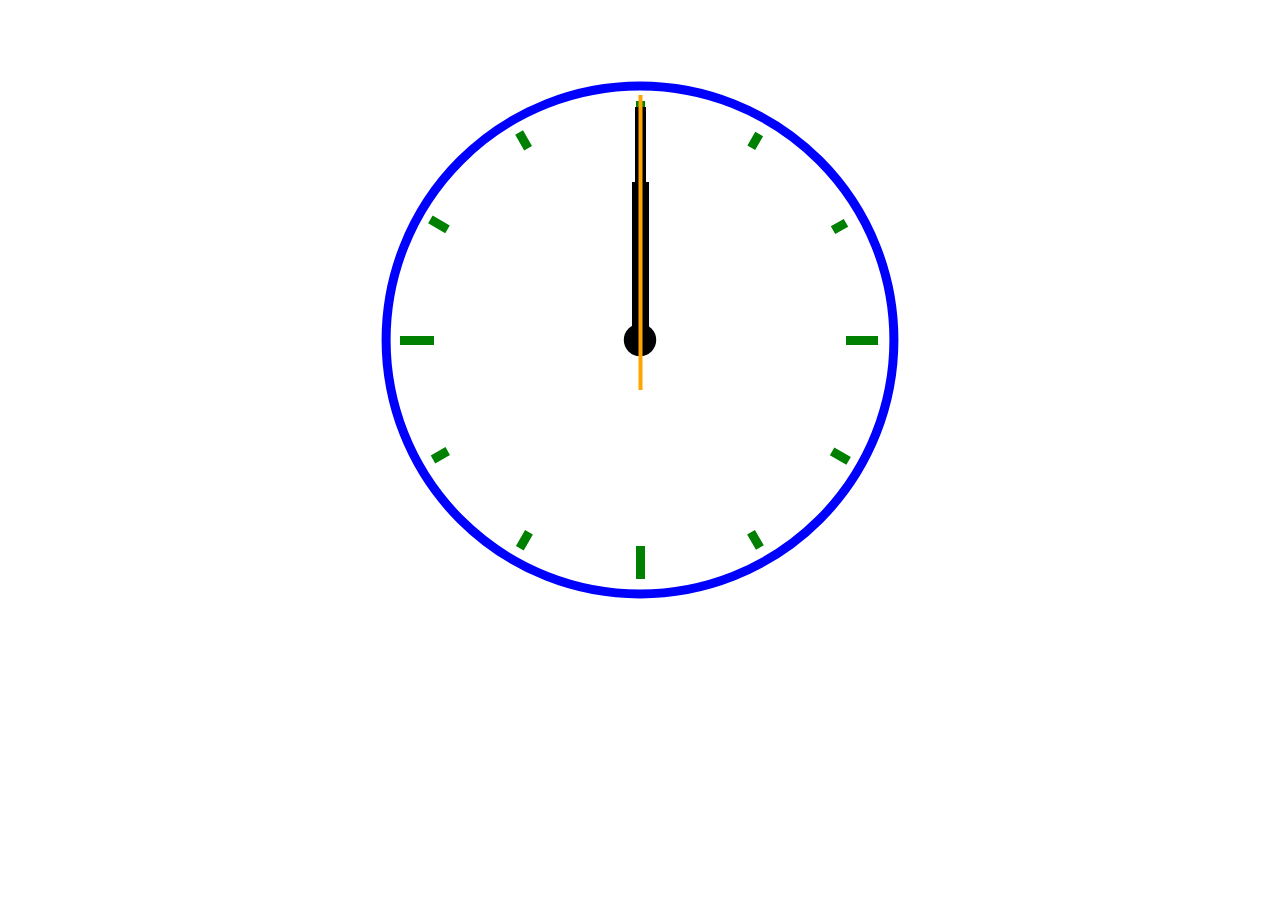
<file: JS_Clocks/index.html>
<!DOCTYPE html>
<html lang="en-US">

<head>
    <meta charset="UTF-8">
    <meta name="viewport" content="width=device-width, initial-scale=1">
    <title>A Digital Analog Clock</title>
    <link rel="stylesheet" href="style.css" type="text/css" media="all">
    <script src="script.js" defer></script>
</head>

<body>
<main class="main">
    <div class="clockbox">
        <svg id="clock" xmlns="http://www.w3.org/2000/svg" width="600" height="600" viewBox="0 0 600 600">
            <g id="face">
                <circle class="circle" cx="300" cy="300" r="253.9"/>
                <path class="hour-marks" d="M300.5 94V61M506 300.5h32M300.5 506v33M94 300.5H60M411.3 107.8l7.9-13.8M493 190.2l13-7.4M492.1 411.4l16.5 9.5M411 492.3l8.9 15.3M189 492.3l-9.2 15.9M107.7 411L93 419.5M107.5 189.3l-17.1-9.9M188.1 108.2l-9-15.6"/>
                <circle class="mid-circle" cx="300" cy="300" r="16.2"/>
            </g>
            <g id="hour">
                <path class="hour-arm" d="M300.5 298V142"/>
                <circle class="sizing-box" cx="300" cy="300" r="253.9"/>
            </g>
            <g id="minute">
                <path class="minute-arm" d="M300.5 298V67"/>
                <circle class="sizing-box" cx="300" cy="300" r="253.9"/>
            </g>
            <g id="second">
                <path class="second-arm" d="M300.5 350V55"/>
                <circle class="sizing-box" cx="300" cy="300" r="253.9"/>
            </g>
        </svg>
    </div><!-- .clockbox -->
</main>

</body>

</html>
</file>
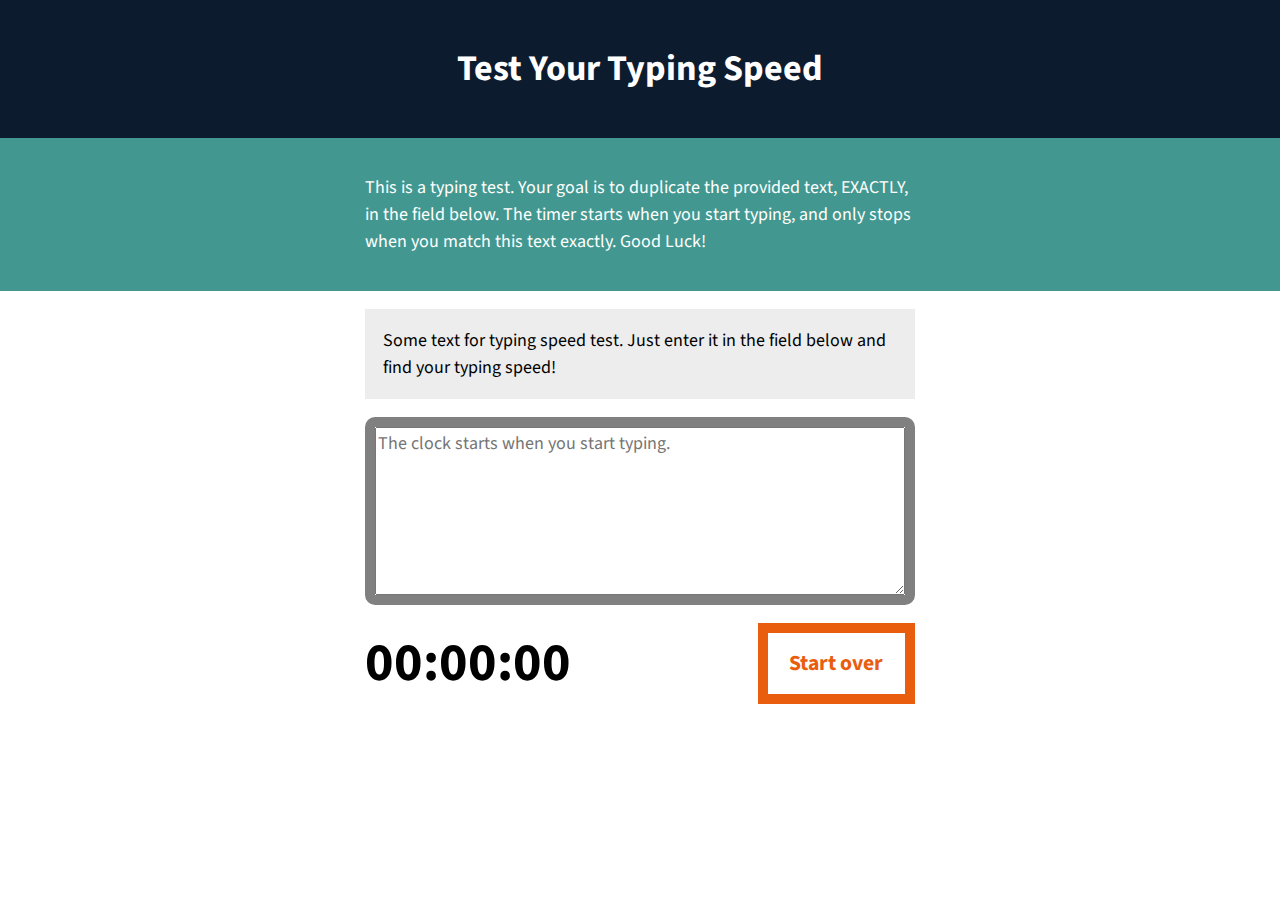
<file: Typing_speed_test/index.html>
<!DOCTYPE html>
<html lang="en-US">

<head>
    <meta charset="UTF-8">
    <meta name="viewport" content="width=device-width, initial-scale=1">
    <title>JS Typing Speed Test</title>
    <script src="script.js" async></script>
    <link rel="stylesheet" href="//fonts.googleapis.com/css?family=Source+Sans+Pro:400,400i,700,700i,900,900i" type="text/css" media="all">
    <link rel="stylesheet" href="style.css">
</head>

<body>
    <header class="masthead">
        <h1>Test Your Typing Speed</h1>
    </header>
    <main class="main">
        <article class="intro">
            <p>This is a typing test. Your goal is to duplicate the provided text, EXACTLY, in the field below. The timer starts when you start typing, and only stops when you match this text exactly. Good Luck!</p>
        </article><!-- .intro -->
        <section class="test-area">
            <div id="origin-text">
                <p>Some text for typing speed test. Just enter it in the field below and find your typing speed!</p>
            </div><!-- #origin-text -->

            <div class="test-wrapper">
                <textarea id="test-area" name="textarea" rows="6" placeholder="The clock starts when you start typing."></textarea>
            </div><!-- .test-wrapper -->

            <div class="meta">
                <section id="clock">
                    <div class="timer">00:00:00</div>
                </section>

                <button id="reset">Start over</button>
            </div><!-- .meta -->
        </section><!-- .test-area -->
    </main>

</body>

</html>
</file>
<file: JS_Clocks/style.css>
/* Layout */
.main {
    display: flex;
    padding: 2em;
    height: 90vh;
    justify-content: center;
    align-items: middle;
}

.clockbox,
#clock {
    width: 100%;
}

/* Clock styles */
.circle {
    fill: none;
    stroke: blue;
    stroke-width: 9;
    stroke-miterlimit: 10;
}

.mid-circle {
    fill: black;
}
.hour-marks {
    fill: none;
    stroke: green;
    stroke-width: 9;
    stroke-miterlimit: 10;
}

.hour-arm {
    fill: none;
    stroke: #000;
    stroke-width: 17;
    stroke-miterlimit: 10;
}

.minute-arm {
    fill: none;
    stroke: #000;
    stroke-width: 11;
    stroke-miterlimit: 10;
}

.second-arm {
    fill: none;
    stroke: orange;
    stroke-width: 4;
    stroke-miterlimit: 10;
}

/* Transparent box ensuring arms center properly. */
.sizing-box {
    fill: none;
}

/* Make all arms rotate around the same center point. */
/* Optional: Use transition for animation. */
#hour,
#minute,
#second {
    transform-origin: 300px 300px;
    transition: transform .5s ease-in-out;
}
</file>
<file: Typing_speed_test/style.css>
/*--------------------------------------------------------------
Typography
--------------------------------------------------------------*/

body,
button,
input,
select,
textarea {
	font-family: 'Source Sans Pro', 'Helvetica', Arial, sans-serif;
	font-size: 18px;
	line-height: 1.5;
}

h1,
h2,
h3,
h4,
h5,
h6 {
	clear: both;
}

p {
	margin-bottom: 1.5em;
}

b,
strong {
	font-weight: bold;
}

dfn,
cite,
em,
i {
	font-style: italic;
}

blockquote {
	margin: 0 1.5em;
}

address {
	margin: 0 0 1.5em;
}

pre {
	background: #eee;
	font-family: "Courier 10 Pitch", Courier, monospace;
	font-size: 15px;
	font-size: 1.5rem;
	line-height: 1.6;
	margin-bottom: 1.6em;
	max-width: 100%;
	overflow: auto;
	padding: 1.6em;
}

code,
kbd,
tt,
var {
	font: 15px Monaco, Consolas, "Andale Mono", "DejaVu Sans Mono", monospace;
}

abbr,
acronym {
	border-bottom: 1px dotted #666;
	cursor: help;
}

mark,
ins {
	background: #fff9c0;
	text-decoration: none;
}

sup,
sub {
	font-size: 75%;
	height: 0;
	line-height: 0;
	position: relative;
	vertical-align: baseline;
}

sup {
	bottom: 1ex;
}

sub {
	top: .5ex;
}

small {
	font-size: 75%;
}

big {
	font-size: 125%;
}

/*--------------------------------------------------------------
Layout
--------------------------------------------------------------*/
body {
    margin: 0;
    padding: 0;
}

.masthead {
    padding: 1em 2em;
    background-color: #0D1B2E;
    color: white;
}

.masthead h1 {
    text-align: center;
}

.intro {
    padding: 2em 2em;
    color: #ffffff;
    background: #429890;
}


.intro p,
.test-area {
    margin: 0 auto;
    max-width: 550px;
}

.test-area {
    margin-bottom: 4em;
    padding: 0 2em;
}

.test-wrapper {
    border: 10px solid grey;
    border-radius: 10px;
}

#origin-text {
    margin: 1em 0;
    padding: 1em 1em 0;
    background-color: #ededed;
}

#origin-text p {
    margin: 0;
    padding-bottom: 1em;
}

.test-wrapper {
    display: flex;
}

.test-wrapper textarea {
    flex: 1;
}

.meta {
    margin-top: 1em;
    display: flex;
    justify-content: space-between;
    flex-wrap: wrap;
}

.timer {
    font-size: 3em;
    font-weight: bold;
}

#reset {
    padding: .5em 1em;
    font-size: 1.2em;
    font-weight: bold;
    color: #E95D0F;
    background: white ;
    border: 10px solid #E95D0F;
}

#reset:hover {
    color: white;
    background-color: #E95D0F;
}
</file>
